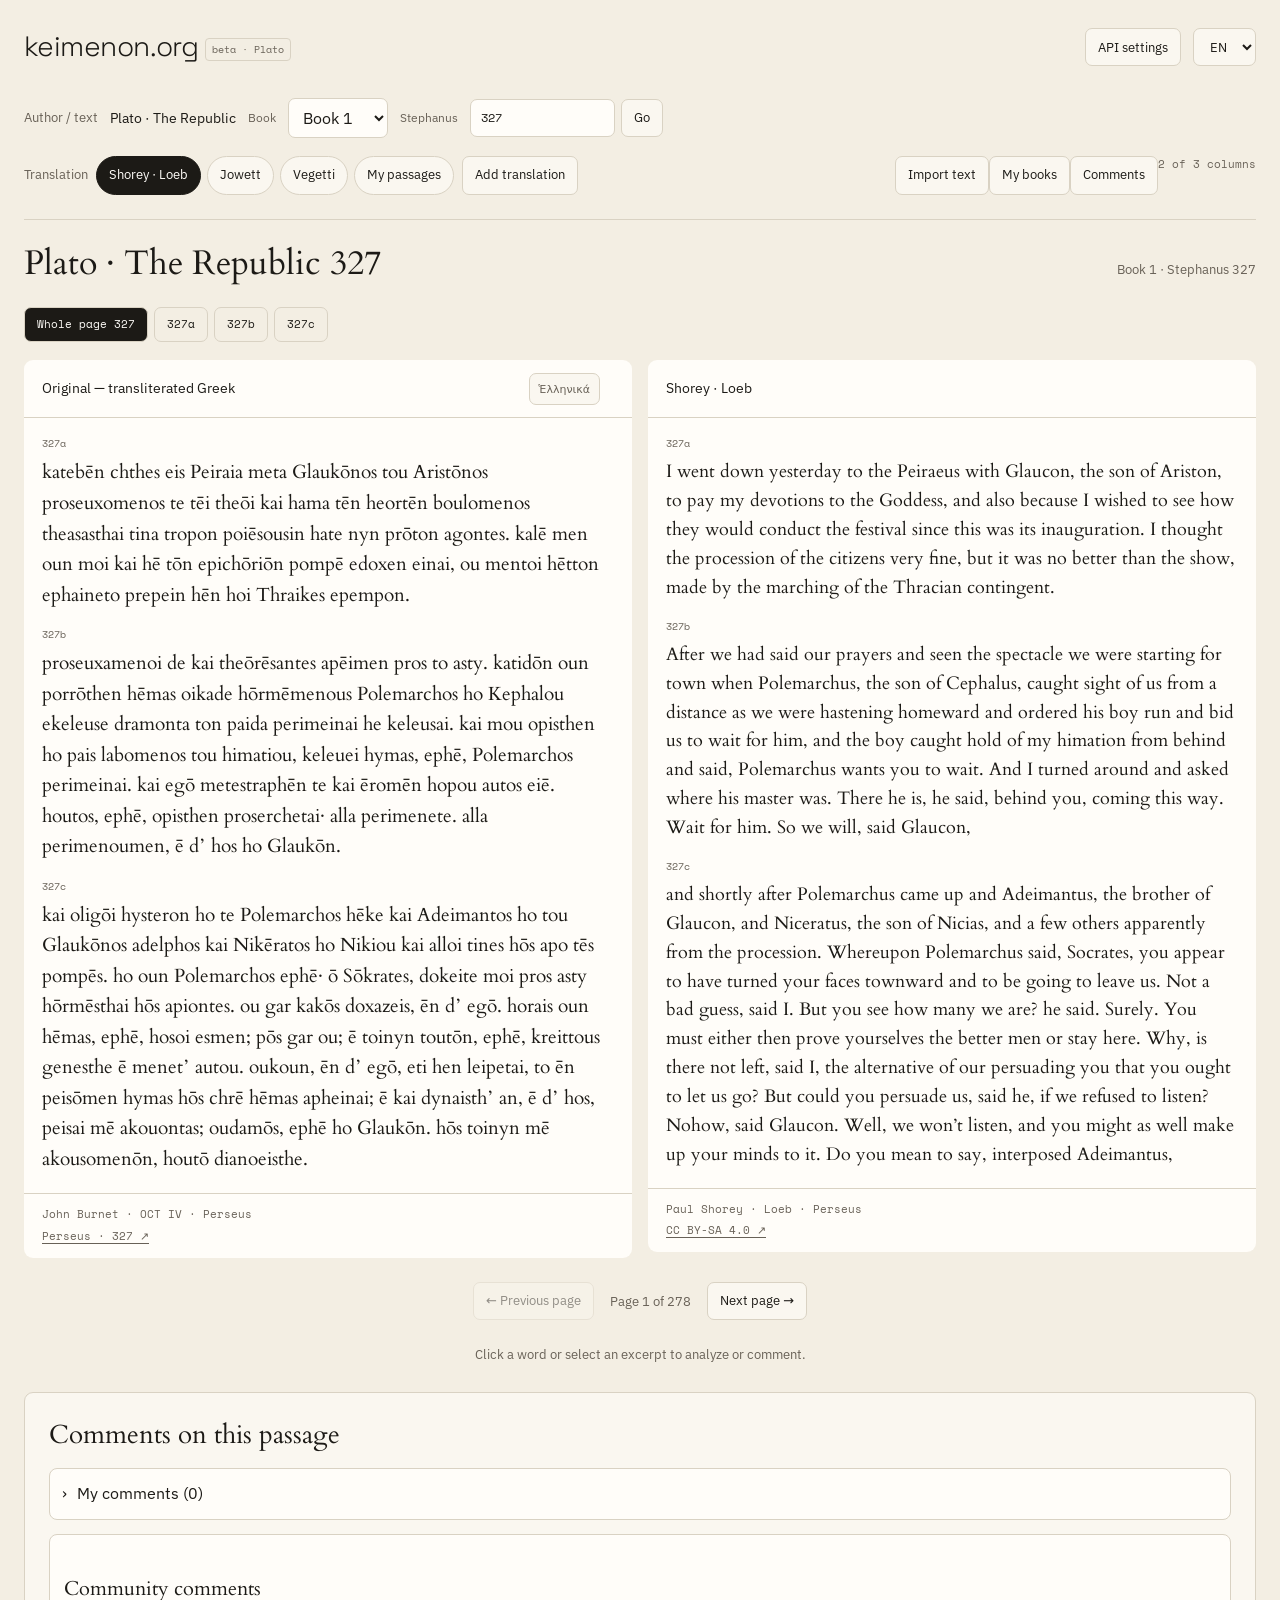
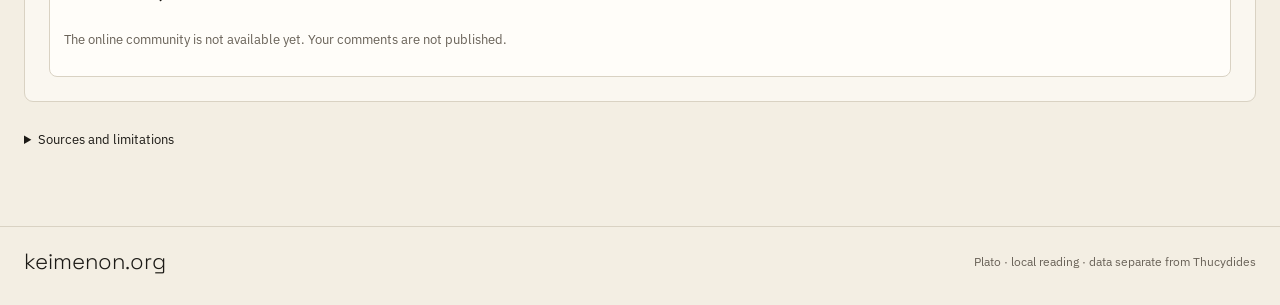
<file: platao/index.html>
<!doctype html>
<html lang="pt-BR"><head><meta charset="utf-8"><meta name="viewport" content="width=device-width,initial-scale=1">
<title>Keimenon.org · Platão · A República · v0.1.0</title>
<link rel="stylesheet" href="keimenon-design.css"><link rel="stylesheet" href="keimenon-reader.css">
</head><body class="reading work-reader">
<header><h1>keimenon.org <span class="betaflag">beta · Platão</span></h1><button id="cfgToggle" data-i18n="api"></button><button id="commentsBackBtn" data-i18n="back"></button><select id="uiLang" aria-label="Interface language"><option value="pt">PT</option><option value="en">EN</option><option value="it">IT</option></select></header>
<main class="wrap">
<section id="reader">
  <div id="editBar">
    <div class="reader-nav"><span class="reader-label" data-i18n="authorWork"></span><span id="readerWork" class="reader-work"></span><label for="bookSelect" data-i18n="book"></label><select id="bookSelect"></select><label for="refInput">Stephanus</label><form id="refForm"><input id="refInput" type="text" placeholder="327, 327a, 557a" aria-label="Stephanus"><button data-i18n="go"></button></form></div>
    <div class="reader-translations"><span class="reader-label" data-i18n="translation"></span><span class="srcpills"><button id="readSrc-shorey">Shorey · Loeb</button><button id="readSrc-jowett">Jowett</button><button id="readSrc-vegetti">Vegetti</button><button id="personalBtn" data-i18n="myPassages"></button></span><div class="translation-add"><button id="addTransBtn" data-i18n="addTranslation"></button><div id="secondPicker" class="second-picker"><button data-source="shorey">Shorey · Loeb</button><button data-source="jowett">Jowett</button><button data-source="vegetti">Vegetti</button></div></div></div>
    <div class="reader-tools"><button id="importBtn" data-i18n="import"></button><button id="booksBtn" data-i18n="books"></button><button id="notesBtn" data-i18n="comments"></button><span class="reader-count" id="columnCount"></span></div>
  </div>
  <p class="status" id="readerStatus" role="status" aria-live="polite"></p>
  <div class="passage-heading"><h2 id="passageTitle"></h2><p id="passageMeta"></p></div>
  <nav id="sectionNav" class="section-nav" aria-label="Stephanus"></nav>
  <div class="cols" id="compare">
    <article class="textcol"><div class="col-head"><h3 id="originalHead"></h3><button id="translitBtn"></button></div><div class="grk" id="origRender"></div><div class="column-provenance" id="origProvenance"></div></article>
    <article class="textcol"><div class="col-head"><h3 id="transHead"></h3><button class="remove-trans" id="removePrimaryTrans">×</button></div><div class="eng" id="transRender"></div><div class="column-provenance" id="transProvenance"></div></article>
    <article class="textcol" id="trans2Col" hidden><div class="col-head"><h3 id="trans2Head"></h3><button class="remove-trans" id="removeSecondTrans">×</button></div><div class="eng" id="trans2Render"></div><div class="column-provenance" id="trans2Provenance"></div></article>
  </div>
  <nav class="page-nav"><button id="prevPage" data-i18n="previous"></button><span id="pageCount" class="small"></span><button id="nextPage" data-i18n="next"></button></nav>
  <p class="small reading-help" data-i18n="selectHelp"></p>
  <section class="result" id="result" aria-labelledby="resultTitle"><button class="analysis-close" id="closeAnalysisBtn">×</button><div class="top"><h3 id="resultTitle" class="result-heading"></h3><span id="resultGloss" class="gloss"></span></div><div class="body"><div><p class="status" id="analysisStatus" role="status" aria-live="polite"></p><div id="analysisContent" hidden><h4 data-i18n="meaning"></h4><p id="meaning"></p><h4 data-i18n="choice"></h4><p id="choice"></p><h4 data-i18n="stakes"></h4><div class="stakes" id="stakes"></div><p class="small" data-i18n="aiWarning"></p></div><p><a id="dictionaryLink" target="_blank" rel="noopener noreferrer">Wiktionary ↗</a></p><button id="analyzeBtn" data-i18n="analyze"></button></div><div><div id="alternativesBox" hidden><h4 data-i18n="alternatives"></h4><table class="alternatives-table"><thead><tr><th data-i18n="source"></th><th data-i18n="wording"></th><th data-i18n="effect"></th></tr></thead><tbody id="alternatives"></tbody></table></div><div class="usernote"><h4 data-i18n="yourComment"></h4><textarea id="userNote" rows="5"></textarea><div class="notefoot"><span id="noteStatus" class="small" role="status"></span><button id="noteSaveBtn" data-i18n="saveComment"></button></div></div></div></div></section>
  <section class="passage-comments"><h3 data-i18n="passageComments"></h3><details class="comment-group" id="myPassageComments"><summary><span data-i18n="myComments"></span> <span id="commentsCount"></span></summary><div id="passageCommentsList" class="comment-group-body"></div></details><div class="community-comments"><h4 data-i18n="community"></h4><p class="small" data-i18n="communityPending"></p></div></section>
  <details class="source-notes"><summary data-i18n="sources"></summary><p class="small" data-i18n="sourcesInfo"></p><a href="SOURCES.md" data-i18n="sourceDetails"></a> · <a href="sources/GUTENBERG-LICENSE.txt">Project Gutenberg License</a> · <a href="https://creativecommons.org/licenses/by-sa/4.0/" target="_blank" rel="noopener noreferrer">CC BY-SA 4.0</a> · <a href="sources/PERSEUS-LICENSE-README.md">Perseus</a> · <a href="PERSEUS-MODIFICATIONS.md">Perseus · dataset</a></details>
</section>
<section class="card" id="notesPanel" hidden><h2 data-i18n="savedComments"></h2><p class="small" data-i18n="localNotes"></p><input id="noteSearch" type="search"><div class="note-actions"><button id="notesExport" data-i18n="exportNotes"></button><button id="notesImport" data-i18n="importNotes"></button><input id="notesFile" type="file" accept="application/json,.json" hidden></div><div id="notesList"></div></section>
</main>
<dialog id="apiDialog"><div class="dialog-head"><h2 data-i18n="api"></h2><button data-close="apiDialog" data-i18n="close"></button></div><p class="small" data-i18n="apiPrivacy"></p><label for="provider" data-i18n="provider"></label><select id="provider"><option value="openai">OpenAI</option><option value="anthropic">Anthropic</option><option value="openrouter">OpenRouter</option></select><label for="model" data-i18n="model"></label><input id="model" type="text" value="gpt-4o-mini"><label for="apikey" data-i18n="key"></label><input id="apikey" type="password" autocomplete="off" placeholder="sk-…"><button data-close="apiDialog" data-i18n="apply"></button></dialog>
<dialog id="importDialog"><div class="dialog-head"><h2 data-i18n="import"></h2><button data-close="importDialog" data-i18n="close"></button></div><p class="small" data-i18n="importHelp"></p><label for="importName" data-i18n="name"></label><input id="importName" type="text"><label for="importRef">Stephanus</label><input id="importRef" type="text" placeholder="557a"><label for="importText" data-i18n="excerpt"></label><textarea id="importText" rows="9"></textarea><p id="importStatus" class="status" role="status"></p><button id="importApply" data-i18n="saveCompare"></button></dialog>
<dialog id="personalDialog"><div class="dialog-head"><h2 data-i18n="myPassages"></h2><button data-close="personalDialog" data-i18n="close"></button></div><div id="personalList"></div></dialog>
<footer class="site-footer"><span class="brand">keimenon.org</span><span data-i18n="localFooter"></span></footer>
<script src="republic-data.js"></script><script src="keimenon-language.js"></script><script src="keimenon-books.js"></script><script src="keimenon-reader.js"></script>
</body></html>
</file>
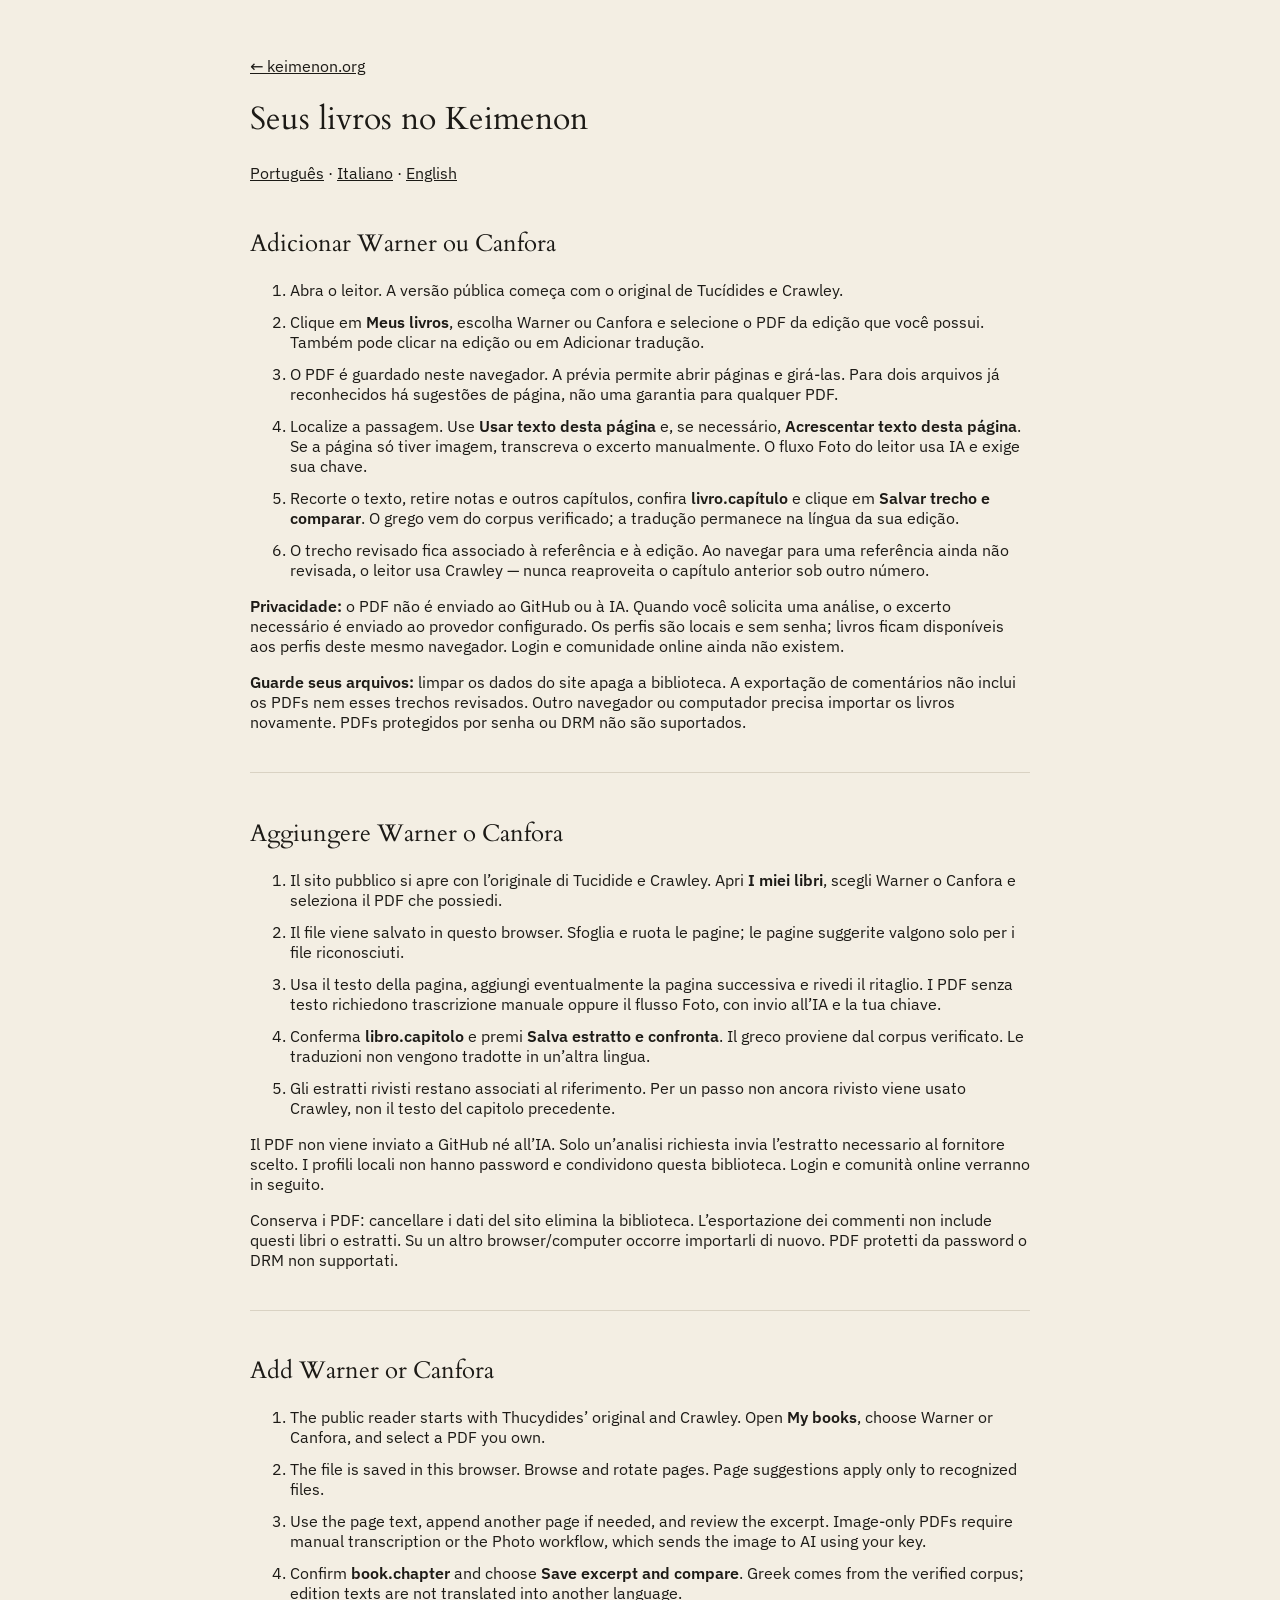
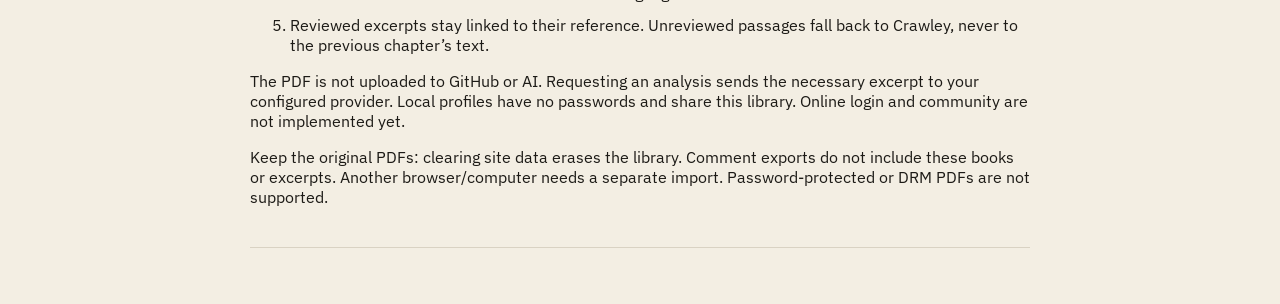
<file: guia.html>
<!doctype html>
<html lang="pt-BR"><head><meta charset="utf-8"><meta name="viewport" content="width=device-width,initial-scale=1"><title>Keimenon · guia dos livros locais</title><link rel="stylesheet" href="keimenon-design.css"><style>main{max-width:780px;margin:32px auto;padding:24px}h1,h2{font-family:Cardo,Georgia,serif;font-weight:400}section{padding:24px 0;border-bottom:1px solid var(--line)}a{color:inherit}li{margin:12px 0}</style></head><body><main>
<a href="./">← keimenon.org</a><h1>Seus livros no Keimenon</h1><nav><a href="#pt">Português</a> · <a href="#it">Italiano</a> · <a href="#en">English</a></nav>
<section id="pt" lang="pt-BR"><h2>Adicionar Warner ou Canfora</h2><ol><li>Abra o leitor. A versão pública começa com o original de Tucídides e Crawley.</li><li>Clique em <b>Meus livros</b>, escolha Warner ou Canfora e selecione o PDF da edição que você possui. Também pode clicar na edição ou em Adicionar tradução.</li><li>O PDF é guardado neste navegador. A prévia permite abrir páginas e girá-las. Para dois arquivos já reconhecidos há sugestões de página, não uma garantia para qualquer PDF.</li><li>Localize a passagem. Use <b>Usar texto desta página</b> e, se necessário, <b>Acrescentar texto desta página</b>. Se a página só tiver imagem, transcreva o excerto manualmente. O fluxo Foto do leitor usa IA e exige sua chave.</li><li>Recorte o texto, retire notas e outros capítulos, confira <b>livro.capítulo</b> e clique em <b>Salvar trecho e comparar</b>. O grego vem do corpus verificado; a tradução permanece na língua da sua edição.</li><li>O trecho revisado fica associado à referência e à edição. Ao navegar para uma referência ainda não revisada, o leitor usa Crawley — nunca reaproveita o capítulo anterior sob outro número.</li></ol><p><b>Privacidade:</b> o PDF não é enviado ao GitHub ou à IA. Quando você solicita uma análise, o excerto necessário é enviado ao provedor configurado. Os perfis são locais e sem senha; livros ficam disponíveis aos perfis deste mesmo navegador. Login e comunidade online ainda não existem.</p><p><b>Guarde seus arquivos:</b> limpar os dados do site apaga a biblioteca. A exportação de comentários não inclui os PDFs nem esses trechos revisados. Outro navegador ou computador precisa importar os livros novamente. PDFs protegidos por senha ou DRM não são suportados.</p></section>
<section id="it" lang="it"><h2>Aggiungere Warner o Canfora</h2><ol><li>Il sito pubblico si apre con l’originale di Tucidide e Crawley. Apri <b>I miei libri</b>, scegli Warner o Canfora e seleziona il PDF che possiedi.</li><li>Il file viene salvato in questo browser. Sfoglia e ruota le pagine; le pagine suggerite valgono solo per i file riconosciuti.</li><li>Usa il testo della pagina, aggiungi eventualmente la pagina successiva e rivedi il ritaglio. I PDF senza testo richiedono trascrizione manuale oppure il flusso Foto, con invio all’IA e la tua chiave.</li><li>Conferma <b>libro.capitolo</b> e premi <b>Salva estratto e confronta</b>. Il greco proviene dal corpus verificato. Le traduzioni non vengono tradotte in un’altra lingua.</li><li>Gli estratti rivisti restano associati al riferimento. Per un passo non ancora rivisto viene usato Crawley, non il testo del capitolo precedente.</li></ol><p>Il PDF non viene inviato a GitHub né all’IA. Solo un’analisi richiesta invia l’estratto necessario al fornitore scelto. I profili locali non hanno password e condividono questa biblioteca. Login e comunità online verranno in seguito.</p><p>Conserva i PDF: cancellare i dati del sito elimina la biblioteca. L’esportazione dei commenti non include questi libri o estratti. Su un altro browser/computer occorre importarli di nuovo. PDF protetti da password o DRM non supportati.</p></section>
<section id="en" lang="en"><h2>Add Warner or Canfora</h2><ol><li>The public reader starts with Thucydides’ original and Crawley. Open <b>My books</b>, choose Warner or Canfora, and select a PDF you own.</li><li>The file is saved in this browser. Browse and rotate pages. Page suggestions apply only to recognized files.</li><li>Use the page text, append another page if needed, and review the excerpt. Image-only PDFs require manual transcription or the Photo workflow, which sends the image to AI using your key.</li><li>Confirm <b>book.chapter</b> and choose <b>Save excerpt and compare</b>. Greek comes from the verified corpus; edition texts are not translated into another language.</li><li>Reviewed excerpts stay linked to their reference. Unreviewed passages fall back to Crawley, never to the previous chapter’s text.</li></ol><p>The PDF is not uploaded to GitHub or AI. Requesting an analysis sends the necessary excerpt to your configured provider. Local profiles have no passwords and share this library. Online login and community are not implemented yet.</p><p>Keep the original PDFs: clearing site data erases the library. Comment exports do not include these books or excerpts. Another browser/computer needs a separate import. Password-protected or DRM PDFs are not supported.</p></section>
</main></body></html>
</file>
<file: platao/keimenon-design.css>
/* Bira editorial direction, adapted to the functional local reader (v0.7).
   Loaded after legacy styles; no corpus, state, storage or API behavior here. */
@font-face{font-family:'Space Grotesk';src:url('assets/fonts/space-grotesk-latin-300-normal.woff2') format('woff2');font-weight:300;font-display:swap}
@font-face{font-family:'Space Mono';src:url('assets/fonts/space-mono-latin-400-normal.woff2') format('woff2');font-weight:400;font-display:swap}
@font-face{font-family:Cardo;src:url('assets/fonts/cardo-latin-400-normal.woff2') format('woff2');font-weight:400;font-display:swap}
@font-face{font-family:Cardo;src:url('assets/fonts/cardo-latin-ext-400-normal.woff2') format('woff2');font-weight:400;font-display:swap;unicode-range:U+0100-024F,U+1E00-1EFF}
@font-face{font-family:Cardo;src:url('assets/fonts/cardo-greek-400-normal.woff2') format('woff2');font-weight:400;font-display:swap;unicode-range:U+0370-03FF}
@font-face{font-family:Cardo;src:url('assets/fonts/cardo-greek-ext-400-normal.woff2') format('woff2');font-weight:400;font-display:swap;unicode-range:U+1F00-1FFF}
@font-face{font-family:'IBM Plex Sans';src:url('assets/fonts/ibm-plex-sans-latin-400-normal.woff2') format('woff2');font-weight:400;font-display:swap}
@font-face{font-family:'IBM Plex Sans';src:url('assets/fonts/ibm-plex-sans-latin-500-normal.woff2') format('woff2');font-weight:500;font-display:swap}
@font-face{font-family:'IBM Plex Sans';src:url('assets/fonts/ibm-plex-sans-latin-600-normal.woff2') format('woff2');font-weight:600;font-display:swap}
:root{--bg:#f3eee3;--panel:#fffdf9;--paper-2:#faf7f0;--ink:#1c1a16;--muted:#686157;--line:#d9d2c3;--accent:#5e5950;--accent-soft:#faf7f0;--hl:#f5e28a;--mark-ink:#5a4a00;--f-ui:'IBM Plex Sans',system-ui,sans-serif;--f-read:Cardo,Georgia,serif;--f-mono:'Space Mono',monospace}
body,body:not(.reading){background:var(--bg);font-family:var(--f-ui);color:var(--ink)}
header,body:not(.reading) header{max-width:1288px;margin:auto;padding:28px 24px;height:auto;border:0;background:transparent;gap:12px}
header h1,body:not(.reading) header h1{font:300 28px/1.2 'Space Grotesk',sans-serif;letter-spacing:-.02em;min-width:0}
header .betaflag,body:not(.reading) header .betaflag{font:400 10px var(--f-mono);letter-spacing:0;text-transform:none;padding:3px 6px;border:1px solid var(--line);border-radius:4px;vertical-align:middle;background:transparent;color:var(--muted)}
header button,header select,body:not(.reading) header button,body:not(.reading) header select{font:400 13px var(--f-ui);min-height:38px;border:1px solid var(--line);border-radius:7px;background:var(--paper-2);color:var(--ink);padding:8px 12px;width:auto}
button,button.ghost{font-family:var(--f-ui);font-weight:500;border:1px solid var(--line);background:var(--paper-2);color:var(--ink);border-radius:7px;transition:background .15s,border-color .15s}
button:hover{filter:none;border-color:#8f887b;background:var(--panel)}
button:focus-visible,select:focus-visible,input:focus-visible,textarea:focus-visible,summary:focus-visible{outline:2px solid var(--ink);outline-offset:3px}
input[type=text],input[type=password],textarea,select{background:var(--panel);color:var(--ink)}
.wrap,body.reading .wrap{max-width:1288px;padding:4px 24px 48px;margin:auto}
body:not(.reading) .wrap{padding-top:28px}
body.comments-page .wrap{max-width:1000px}
.small,.keynote{font-size:12.5px}
.card{background:var(--paper-2);border-radius:9px;box-shadow:none}
.card h2,.setup-intro h2{font:400 28px/1.2 var(--f-read);letter-spacing:0;text-transform:none;color:var(--ink)}
body.reading #editBar{display:grid;grid-template-columns:minmax(0,1fr) auto;gap:18px 16px;align-items:center;padding:0 0 24px;margin:0 0 24px;border-bottom:1px solid var(--line)}
.reader-nav{grid-column:1/-1;justify-content:flex-start;align-items:center;gap:12px;flex-wrap:wrap}
.reader-label{font-size:13px;font-weight:400;color:var(--muted);flex-shrink:0}
.reader-work{font-size:14px;overflow:hidden;text-overflow:ellipsis;white-space:nowrap;max-width:380px}
.reader-nav #editBtn{min-width:110px;font:400 12px var(--f-mono);background:var(--paper-2);color:var(--ink);border:1px solid var(--line)}
.reader-nav .jump-box{left:auto;right:0}
.reader-translations{grid-column:1;justify-self:stretch;align-items:center;flex-wrap:wrap;gap:8px}
.reader-translations .srcpills{display:flex;flex-wrap:wrap;gap:6px;background:transparent;border:0;padding:0;flex:0 1 auto}
.reader-translations .srcpills button{border:1px solid var(--line);border-radius:99px;font-weight:400;background:var(--paper-2);padding:7px 12px}
.reader-translations .srcpills button.on,.srcpills button.on,.tabs button.on,.ocorr .filtros button.on{background:var(--ink);color:var(--panel);border-color:var(--ink);box-shadow:none}
.reader-translations #addTransBtn{border-color:var(--line);color:var(--ink)}
.reader-tools{grid-column:2;grid-row:2;justify-content:flex-end;display:flex;width:auto}
.reader-tools button{background:var(--paper-2);color:var(--ink);border:1px solid var(--line)}
#editBar button{min-height:38px;font-size:13px;padding:8px 12px}
#editBar .reader-count{font:400 11px var(--f-mono);color:var(--muted);white-space:nowrap}
#editBar #selPill{font-size:12px;margin:0;color:var(--muted)}
#editBar #selPill b{color:var(--ink);font-family:var(--f-read)}
.reader-translations .second-picker{top:calc(100% + 7px);left:0;right:auto;box-shadow:0 8px 28px #1c1a1612}
.passage-heading{display:flex;justify-content:space-between;align-items:baseline;gap:12px 24px;flex-wrap:wrap;margin:0 0 24px}
.passage-heading h2{font:400 34px/1.15 var(--f-read);margin:0;color:var(--ink)}
.passage-heading p{font:400 13px/1.5 var(--f-ui);color:var(--muted);margin:0;max-width:56ch}
.cols,.cols.three{gap:16px;align-items:start;grid-template-columns:repeat(2,minmax(0,1fr))}
.cols.three{grid-template-columns:repeat(3,minmax(0,1fr))}
.cols.three .textcol:first-child{grid-column:auto}
.cols .textcol{padding:0;border-radius:9px;min-width:0;background:var(--panel)}
.textcol .col-head{padding:12px 32px 12px 18px;border-bottom:1px solid var(--line);margin:0;min-height:58px;gap:10px}
.textcol h3{font:400 14px/1.4 var(--f-ui);text-transform:none;letter-spacing:0;color:var(--ink);overflow-wrap:anywhere}
.textcol .col-head #translitBtn{font:400 11px var(--f-ui);min-height:32px;padding:6px 9px;color:var(--muted);flex-shrink:0}
.cols .grk,.cols.three .grk{font:400 18.5px/1.65 var(--f-read);padding:18px}
.cols .eng,.cols.three .eng{font:400 17.5px/1.65 var(--f-read);padding:18px}
.column-provenance{padding:12px 18px;border-top:1px solid var(--line);font:400 11px/1.6 var(--f-mono);color:var(--muted);overflow-wrap:anywhere}
.column-provenance a{display:inline-block;color:inherit;margin-top:4px;text-underline-offset:3px}
.w.key{border-bottom:1px dotted #8f887b}.w.corr{border-bottom:1px solid var(--mark-ink)}.w.sel,.w.corr{background:var(--hl);color:var(--mark-ink)}
.result{position:relative;background:var(--paper-2);border-color:var(--line);border-radius:9px;margin-top:28px}
.result .top{background:transparent;color:var(--ink);padding:22px 40px 18px 24px;border-bottom:1px solid var(--line);gap:8px 16px}
.result .top .result-heading{margin:0;font:400 26px/1.3 var(--f-read)}
.result .top .lemma{font:inherit}.result .top .gloss{color:var(--muted);font-size:13px}
.result .top .ren,.result .top .ren b{color:var(--muted);font-size:13px;font-weight:400}
.result .body{padding:24px;gap:28px;grid-template-columns:minmax(0,1fr) minmax(0,1fr)}
.result h4{font:500 14px/1.4 var(--f-ui);text-transform:none;letter-spacing:0;color:var(--ink);margin:20px 0 8px}
.result p{font-size:14px;line-height:1.7}.result .stakes{background:transparent;border-left:3px solid var(--hl);border-radius:0;padding:8px 14px;font-size:14px;line-height:1.7}
.result .usernote{margin-top:24px;padding-top:18px;border-top:1px solid var(--line)}
.result .usernote h4{font:400 20px var(--f-read);margin:0 0 8px}
.result .usernote textarea{background:var(--panel)}
.analysis-close{position:absolute;top:7px;right:7px;border:0;background:transparent;color:var(--muted);padding:4px 8px;font-size:18px}
.alternatives-table{width:100%;border-collapse:collapse;table-layout:fixed;font-size:13px}
.alternatives-table th{text-align:left;font:500 12px var(--f-ui);color:var(--muted);padding:8px 8px 10px 0;border-bottom:1px solid var(--line)}
.alternatives-table td{padding:12px 10px 12px 0;vertical-align:top;border-bottom:1px solid var(--line);overflow-wrap:anywhere;line-height:1.6}
.alternatives-table th:first-child{width:29%}.alternatives-table th:nth-child(2){width:30%}
.alternatives-table .alternative-source{font:400 11px/1.6 var(--f-mono);color:var(--muted)}
.alternatives-table .alternative-term{font:400 17px/1.5 var(--f-read)}
.alternatives-table .hypothesis .alternative-source{font-family:var(--f-ui);font-size:12px}
.lexblock,.ocorr{border-radius:9px;background:var(--paper-2);border:1px solid var(--line);padding:20px 24px;margin-top:24px}
.lexblock h4,.ocorr summary{font:400 20px/1.4 var(--f-read);letter-spacing:0;text-transform:none;color:var(--ink)}
.lexblock p,.lexblock li{font-size:14px;line-height:1.65}
.lexblock .lex-w{font-family:var(--f-read)}
.passage-comments{padding:24px;background:var(--paper-2);border:1px solid var(--line);border-radius:9px;margin-top:28px}
.passage-comments h3{font:400 26px var(--f-read);letter-spacing:0;text-transform:none;color:var(--ink);margin-bottom:18px}
.comment-group{background:var(--panel)}.community-comments{background:var(--panel);border-color:var(--line)}
.community-comments h4{font:400 20px var(--f-read);text-transform:none;letter-spacing:0;color:var(--ink)}
.passage-comment b{font:400 19px var(--f-read)}
.noteitem{background:var(--panel);margin-top:8px;border:1px solid var(--line);border-radius:8px}
body.comments-page header #commentsBackBtn,body.comments-page header #uiLang{background:var(--paper-2);color:var(--ink);border:1px solid var(--line)}
.page-nav{margin:24px 0!important}
.site-footer{max-width:1288px;margin:0 auto;padding:20px 24px 30px;display:flex;align-items:center;justify-content:space-between;gap:12px;flex-wrap:wrap;border-top:1px solid var(--line);color:var(--muted);font-size:12px}
.site-footer .brand{font:300 22px 'Space Grotesk',sans-serif;color:var(--ink)}
@media(max-width:1100px){.reader-tools{grid-column:1/-1;grid-row:3;justify-content:flex-start}.reader-translations{grid-column:1/-1}.result .body{gap:20px}.cols.three{grid-template-columns:repeat(2,minmax(0,1fr))}.cols.three .textcol:first-child{grid-column:1/-1}}
@media(max-width:820px){.cols,.cols.three{grid-template-columns:minmax(0,1fr)}.cols.three .textcol:first-child{grid-column:auto}.result .body{grid-template-columns:minmax(0,1fr)}.reader-work{max-width:100%;white-space:normal}.reader-nav #editBtn{width:auto}.reader-nav .jump-box{left:0;right:auto}.reader-translations .srcpills{flex:1 1 auto}.reader-translations .translation-add{flex:0 0 auto}.reader-translations #addTransBtn{width:auto}.reader-tools{display:flex}.reader-count{margin-left:auto}.passage-heading h2{font-size:30px}.passage-heading p{max-width:100%}}
@media(max-width:600px){header,body:not(.reading) header{padding:20px 16px;flex-wrap:wrap}.wrap,body.reading .wrap,body:not(.reading) .wrap{padding-left:16px;padding-right:16px}.result .body,.passage-comments{padding:18px}.reader-label{width:100%}.reader-work{font-size:13px}.reader-translations .srcpills{width:100%}header h1{flex:1 1 100%}header>button{flex:0 1 auto}.alternatives-table .alternative-term{font-size:16px}}
/* Reviewed local PDF library, isolated from legacy setup styles. */
#bookLibrary{width:min(980px,calc(100% - 24px));max-height:92vh;overflow:auto;padding:24px;border:1px solid var(--line);border-radius:12px;background:var(--paper-2);color:var(--ink);font-family:var(--f-ui)}
#bookLibrary::backdrop{background:#1c1a1677}
.book-top{display:flex;align-items:center;justify-content:space-between;gap:12px}.book-top h2{font:400 28px var(--f-read);margin:0}
.book-actions{display:flex;gap:8px;align-items:center;flex-wrap:wrap;margin:14px 0}.book-actions>div{flex:1;min-width:200px}.book-actions input[type=file]{max-width:100%;font:inherit;font-size:13px}
#bookPage{width:70px;padding:8px;background:var(--panel);border:1px solid var(--line);border-radius:7px}#bookRef{max-width:180px;margin-bottom:12px}
.book-preview{background:var(--panel);max-height:55vh;overflow:auto;border:1px solid var(--line);text-align:center}.book-preview canvas{max-width:100%;height:auto;display:block;margin:auto}
#bookText{font:400 17px/1.6 var(--f-read)}#bookSave{background:var(--ink);color:var(--panel)}#bookRemove{font-size:12px;color:var(--muted)}
@media(max-width:600px){#bookLibrary{padding:16px}.book-top{align-items:flex-start}.book-top h2{font-size:25px}}
@media(prefers-reduced-motion:reduce){*,*::before,*::after{scroll-behavior:auto!important;transition:none!important}}
</file>
<file: platao/keimenon-reader.css>
/* Structural styles for the data-driven reader; editorial tokens/fonts live in keimenon-design.css. */
*{box-sizing:border-box}body{margin:0;line-height:1.6}header{display:flex;align-items:center;gap:12px;flex-wrap:wrap}header h1{flex:1;margin:0}button,input,select,textarea{font:inherit}button{cursor:pointer;padding:8px 12px;font-size:13px}button:disabled{opacity:.45;cursor:not-allowed}input,select,textarea{border:1px solid var(--line);border-radius:7px;padding:8px 10px;background:var(--panel);color:var(--ink)}label{display:block;font-size:12px;color:var(--muted)}textarea{width:100%;resize:vertical}a{color:var(--ink);text-underline-offset:3px}.small{color:var(--muted)}[hidden]{display:none!important}
#commentsBackBtn{display:none}body.comments-page #commentsBackBtn{display:block}body.comments-page #reader,body.comments-page #cfgToggle{display:none}
.reader-nav,.reader-translations,.reader-tools{display:flex}.reader-nav form{display:flex;gap:6px}.reader-nav #refInput{width:145px;font-family:var(--f-mono);font-size:12px}.reader-nav #bookSelect{width:100px}.reader-nav label{margin:0}.reader-translations .srcpills{margin:0}.reader-translations .translation-add{position:relative}.second-picker{display:none;position:absolute;z-index:4;padding:8px;border:1px solid var(--line);border-radius:8px;background:var(--panel);min-width:160px}.second-picker.open{display:grid;gap:6px}.reader-tools{flex-wrap:wrap}
.status{min-height:1em;font-size:13px;margin:8px 0}.status:empty{display:none}.status.err{color:#a12626}.status.ok{color:#27643b}
.section-nav{display:flex;gap:6px;flex-wrap:wrap;margin:0 0 18px}.section-nav button{font-family:var(--f-mono);font-size:11px;background:transparent}.section-nav button.on{background:var(--ink);color:var(--panel)}
.cols{display:grid}.cols .textcol{position:relative}.textcol .col-head{display:flex;align-items:center;justify-content:space-between}.col-head h3{margin:0}.part{margin:0 0 16px}.part:last-child{margin-bottom:0}.part-ref{display:block;font:400 10px var(--f-mono);color:var(--muted);margin:0 0 7px;user-select:none}.w{cursor:pointer;border-radius:3px}.w:hover{background:var(--hl)}.w:focus-visible{outline:1px solid var(--ink);outline-offset:2px}.w.sel{background:var(--hl);box-shadow:0 0 0 2px var(--hl);color:var(--mark-ink)}.w.corr{background:var(--hl)}
.remove-trans{display:none;position:absolute;right:5px;top:4px;width:24px;height:24px;min-height:24px;padding:0;border:0;background:transparent;color:#aaa49b;font:15px Arial;opacity:0}.three .remove-trans{display:block}.textcol:hover .remove-trans,.remove-trans:focus-visible{opacity:1}.remove-trans:hover{background:#f1efeb;color:#77716a}
.page-nav{display:flex;align-items:center;justify-content:center;gap:16px;flex-wrap:wrap}.reading-help{text-align:center}.result{display:none;border:1px solid var(--line);overflow:hidden}.result .top{display:flex;align-items:baseline;flex-wrap:wrap}.result .body{display:grid}.result h3,.result p{overflow-wrap:anywhere}.result .usernote{margin-top:0}.result .notefoot{display:flex;justify-content:space-between;gap:8px;flex-wrap:wrap}.result .stakes{white-space:pre-wrap}.result #dictionaryLink[hidden]{display:none}
.passage-comments h3{margin:0 0 16px}.comment-group{border:1px solid var(--line);border-radius:8px}.comment-group summary{cursor:pointer;list-style:none;padding:12px}.comment-group summary:before{content:'›';display:inline-block;margin-right:10px}.comment-group[open] summary:before{transform:rotate(90deg)}.comment-group-body{padding:0 14px 12px}.comment-entry{border-bottom:1px solid var(--line);padding:12px 0;white-space:pre-wrap;overflow-wrap:anywhere}.comment-entry:last-child{border-bottom:0}.comment-entry button{margin:6px 6px 0 0}.comment-entry strong{font-family:var(--f-read);font-weight:400;font-size:19px}.community-comments{margin-top:14px;border:1px solid var(--line);border-radius:8px;padding:14px}.source-notes{margin:28px 0;font-size:13px}.source-notes summary{cursor:pointer}.card{padding:24px;border:1px solid var(--line);background:var(--paper-2);border-radius:9px}.card h2{margin-top:0}.note-actions{display:flex;gap:8px;margin:14px 0}.note-actions input[hidden]{display:none}
dialog{width:min(640px,calc(100% - 24px));max-height:90vh;overflow:auto;padding:24px;border:1px solid var(--line);border-radius:12px;background:var(--paper-2);color:var(--ink)}dialog::backdrop{background:#1c1a1677}.dialog-head{display:flex;gap:14px;justify-content:space-between;align-items:center}.dialog-head h2{font:400 28px var(--f-read);margin:0}.dialog-head button{flex-shrink:0}dialog>label{margin:12px 0 4px}dialog>input,dialog>select{width:100%}dialog>button{margin-top:18px}.passage-option{display:block;width:100%;text-align:left;margin:8px 0}.passage-option span{display:block;font-size:12px;color:var(--muted)}
@media(max-width:600px){.reader-nav .reader-work{width:100%;max-width:100%}.reader-nav{gap:8px}.reader-nav label{font-size:11px}.reader-nav #bookSelect{width:80px}.reader-tools{gap:6px}.reader-translations .srcpills{width:auto}.reader-count{margin-left:0}.section-nav{gap:4px}.page-nav{gap:8px}.page-nav button{padding:8px}.cols .grk,.cols .eng{padding:16px}.result .top{padding:18px 36px 16px 18px}}
</file>
<file: keimenon-design.css>
/* Bira editorial direction, adapted to the functional local reader (v0.7).
   Loaded after legacy styles; no corpus, state, storage or API behavior here. */
@font-face{font-family:'Space Grotesk';src:url('assets/fonts/space-grotesk-latin-300-normal.woff2') format('woff2');font-weight:300;font-display:swap}
@font-face{font-family:'Space Mono';src:url('assets/fonts/space-mono-latin-400-normal.woff2') format('woff2');font-weight:400;font-display:swap}
@font-face{font-family:Cardo;src:url('assets/fonts/cardo-latin-400-normal.woff2') format('woff2');font-weight:400;font-display:swap}
@font-face{font-family:Cardo;src:url('assets/fonts/cardo-latin-ext-400-normal.woff2') format('woff2');font-weight:400;font-display:swap;unicode-range:U+0100-024F,U+1E00-1EFF}
@font-face{font-family:Cardo;src:url('assets/fonts/cardo-greek-400-normal.woff2') format('woff2');font-weight:400;font-display:swap;unicode-range:U+0370-03FF}
@font-face{font-family:Cardo;src:url('assets/fonts/cardo-greek-ext-400-normal.woff2') format('woff2');font-weight:400;font-display:swap;unicode-range:U+1F00-1FFF}
@font-face{font-family:'IBM Plex Sans';src:url('assets/fonts/ibm-plex-sans-latin-400-normal.woff2') format('woff2');font-weight:400;font-display:swap}
@font-face{font-family:'IBM Plex Sans';src:url('assets/fonts/ibm-plex-sans-latin-500-normal.woff2') format('woff2');font-weight:500;font-display:swap}
@font-face{font-family:'IBM Plex Sans';src:url('assets/fonts/ibm-plex-sans-latin-600-normal.woff2') format('woff2');font-weight:600;font-display:swap}
:root{--bg:#f3eee3;--panel:#fffdf9;--paper-2:#faf7f0;--ink:#1c1a16;--muted:#686157;--line:#d9d2c3;--accent:#5e5950;--accent-soft:#faf7f0;--hl:#f5e28a;--mark-ink:#5a4a00;--f-ui:'IBM Plex Sans',system-ui,sans-serif;--f-read:Cardo,Georgia,serif;--f-mono:'Space Mono',monospace}
body,body:not(.reading){background:var(--bg);font-family:var(--f-ui);color:var(--ink)}
header,body:not(.reading) header{max-width:1288px;margin:auto;padding:28px 24px;height:auto;border:0;background:transparent;gap:12px}
header h1,body:not(.reading) header h1{font:300 28px/1.2 'Space Grotesk',sans-serif;letter-spacing:-.02em;min-width:0}
header .betaflag,body:not(.reading) header .betaflag{font:400 10px var(--f-mono);letter-spacing:0;text-transform:none;padding:3px 6px;border:1px solid var(--line);border-radius:4px;vertical-align:middle;background:transparent;color:var(--muted)}
header button,header select,body:not(.reading) header button,body:not(.reading) header select{font:400 13px var(--f-ui);min-height:38px;border:1px solid var(--line);border-radius:7px;background:var(--paper-2);color:var(--ink);padding:8px 12px;width:auto}
button,button.ghost{font-family:var(--f-ui);font-weight:500;border:1px solid var(--line);background:var(--paper-2);color:var(--ink);border-radius:7px;transition:background .15s,border-color .15s}
button:hover{filter:none;border-color:#8f887b;background:var(--panel)}
button:focus-visible,select:focus-visible,input:focus-visible,textarea:focus-visible,summary:focus-visible{outline:2px solid var(--ink);outline-offset:3px}
input[type=text],input[type=password],textarea,select{background:var(--panel);color:var(--ink)}
.wrap,body.reading .wrap{max-width:1288px;padding:4px 24px 48px;margin:auto}
body:not(.reading) .wrap{padding-top:28px}
body.comments-page .wrap{max-width:1000px}
.small,.keynote{font-size:12.5px}
.card{background:var(--paper-2);border-radius:9px;box-shadow:none}
.card h2,.setup-intro h2{font:400 28px/1.2 var(--f-read);letter-spacing:0;text-transform:none;color:var(--ink)}
body.reading #editBar{display:grid;grid-template-columns:minmax(0,1fr) auto;gap:18px 16px;align-items:center;padding:0 0 24px;margin:0 0 24px;border-bottom:1px solid var(--line)}
.reader-nav{grid-column:1/-1;justify-content:flex-start;align-items:center;gap:12px;flex-wrap:wrap}
.reader-label{font-size:13px;font-weight:400;color:var(--muted);flex-shrink:0}
.reader-work{font-size:14px;overflow:hidden;text-overflow:ellipsis;white-space:nowrap;max-width:380px}
.reader-nav #editBtn{min-width:110px;font:400 12px var(--f-mono);background:var(--paper-2);color:var(--ink);border:1px solid var(--line)}
.reader-nav .jump-box{left:auto;right:0}
.reader-translations{grid-column:1;justify-self:stretch;align-items:center;flex-wrap:wrap;gap:8px}
.reader-translations .srcpills{display:flex;flex-wrap:wrap;gap:6px;background:transparent;border:0;padding:0;flex:0 1 auto}
.reader-translations .srcpills button{border:1px solid var(--line);border-radius:99px;font-weight:400;background:var(--paper-2);padding:7px 12px}
.reader-translations .srcpills button.on,.srcpills button.on,.tabs button.on,.ocorr .filtros button.on{background:var(--ink);color:var(--panel);border-color:var(--ink);box-shadow:none}
.reader-translations #addTransBtn{border-color:var(--line);color:var(--ink)}
.reader-tools{grid-column:2;grid-row:2;justify-content:flex-end;display:flex;width:auto}
.reader-tools button{background:var(--paper-2);color:var(--ink);border:1px solid var(--line)}
#editBar button{min-height:38px;font-size:13px;padding:8px 12px}
#editBar .reader-count{font:400 11px var(--f-mono);color:var(--muted);white-space:nowrap}
#editBar #selPill{font-size:12px;margin:0;color:var(--muted)}
#editBar #selPill b{color:var(--ink);font-family:var(--f-read)}
.reader-translations .second-picker{top:calc(100% + 7px);left:0;right:auto;box-shadow:0 8px 28px #1c1a1612}
.passage-heading{display:flex;justify-content:space-between;align-items:baseline;gap:12px 24px;flex-wrap:wrap;margin:0 0 24px}
.passage-heading h2{font:400 34px/1.15 var(--f-read);margin:0;color:var(--ink)}
.passage-heading p{font:400 13px/1.5 var(--f-ui);color:var(--muted);margin:0;max-width:56ch}
.cols,.cols.three{gap:16px;align-items:start;grid-template-columns:repeat(2,minmax(0,1fr))}
.cols.three{grid-template-columns:repeat(3,minmax(0,1fr))}
.cols.three .textcol:first-child{grid-column:auto}
.cols .textcol{padding:0;border-radius:9px;min-width:0;background:var(--panel)}
.textcol .col-head{padding:12px 32px 12px 18px;border-bottom:1px solid var(--line);margin:0;min-height:58px;gap:10px}
.textcol h3{font:400 14px/1.4 var(--f-ui);text-transform:none;letter-spacing:0;color:var(--ink);overflow-wrap:anywhere}
.textcol .col-head #translitBtn{font:400 11px var(--f-ui);min-height:32px;padding:6px 9px;color:var(--muted);flex-shrink:0}
.cols .grk,.cols.three .grk{font:400 18.5px/1.65 var(--f-read);padding:18px}
.cols .eng,.cols.three .eng{font:400 17.5px/1.65 var(--f-read);padding:18px}
.column-provenance{padding:12px 18px;border-top:1px solid var(--line);font:400 11px/1.6 var(--f-mono);color:var(--muted);overflow-wrap:anywhere}
.column-provenance a{display:inline-block;color:inherit;margin-top:4px;text-underline-offset:3px}
.w.key{border-bottom:1px dotted #8f887b}.w.corr{border-bottom:1px solid var(--mark-ink)}.w.sel,.w.corr{background:var(--hl);color:var(--mark-ink)}
.result{position:relative;background:var(--paper-2);border-color:var(--line);border-radius:9px;margin-top:28px}
.result .top{background:transparent;color:var(--ink);padding:22px 40px 18px 24px;border-bottom:1px solid var(--line);gap:8px 16px}
.result .top .result-heading{margin:0;font:400 26px/1.3 var(--f-read)}
.result .top .lemma{font:inherit}.result .top .gloss{color:var(--muted);font-size:13px}
.result .top .ren,.result .top .ren b{color:var(--muted);font-size:13px;font-weight:400}
.result .body{padding:24px;gap:28px;grid-template-columns:minmax(0,1fr) minmax(0,1fr)}
.result h4{font:500 14px/1.4 var(--f-ui);text-transform:none;letter-spacing:0;color:var(--ink);margin:20px 0 8px}
.result p{font-size:14px;line-height:1.7}.result .stakes{background:transparent;border-left:3px solid var(--hl);border-radius:0;padding:8px 14px;font-size:14px;line-height:1.7}
.result .usernote{margin-top:24px;padding-top:18px;border-top:1px solid var(--line)}
.result .usernote h4{font:400 20px var(--f-read);margin:0 0 8px}
.result .usernote textarea{background:var(--panel)}
.analysis-close{position:absolute;top:7px;right:7px;border:0;background:transparent;color:var(--muted);padding:4px 8px;font-size:18px}
.alternatives-table{width:100%;border-collapse:collapse;table-layout:fixed;font-size:13px}
.alternatives-table th{text-align:left;font:500 12px var(--f-ui);color:var(--muted);padding:8px 8px 10px 0;border-bottom:1px solid var(--line)}
.alternatives-table td{padding:12px 10px 12px 0;vertical-align:top;border-bottom:1px solid var(--line);overflow-wrap:anywhere;line-height:1.6}
.alternatives-table th:first-child{width:29%}.alternatives-table th:nth-child(2){width:30%}
.alternatives-table .alternative-source{font:400 11px/1.6 var(--f-mono);color:var(--muted)}
.alternatives-table .alternative-term{font:400 17px/1.5 var(--f-read)}
.alternatives-table .hypothesis .alternative-source{font-family:var(--f-ui);font-size:12px}
.lexblock,.ocorr{border-radius:9px;background:var(--paper-2);border:1px solid var(--line);padding:20px 24px;margin-top:24px}
.lexblock h4,.ocorr summary{font:400 20px/1.4 var(--f-read);letter-spacing:0;text-transform:none;color:var(--ink)}
.lexblock p,.lexblock li{font-size:14px;line-height:1.65}
.lexblock .lex-w{font-family:var(--f-read)}
.passage-comments{padding:24px;background:var(--paper-2);border:1px solid var(--line);border-radius:9px;margin-top:28px}
.passage-comments h3{font:400 26px var(--f-read);letter-spacing:0;text-transform:none;color:var(--ink);margin-bottom:18px}
.comment-group{background:var(--panel)}.community-comments{background:var(--panel);border-color:var(--line)}
.community-comments h4{font:400 20px var(--f-read);text-transform:none;letter-spacing:0;color:var(--ink)}
.passage-comment b{font:400 19px var(--f-read)}
.noteitem{background:var(--panel);margin-top:8px;border:1px solid var(--line);border-radius:8px}
body.comments-page header #commentsBackBtn,body.comments-page header #uiLang{background:var(--paper-2);color:var(--ink);border:1px solid var(--line)}
.page-nav{margin:24px 0!important}
.site-footer{max-width:1288px;margin:0 auto;padding:20px 24px 30px;display:flex;align-items:center;justify-content:space-between;gap:12px;flex-wrap:wrap;border-top:1px solid var(--line);color:var(--muted);font-size:12px}
.site-footer .brand{font:300 22px 'Space Grotesk',sans-serif;color:var(--ink)}
@media(max-width:1100px){.reader-tools{grid-column:1/-1;grid-row:3;justify-content:flex-start}.reader-translations{grid-column:1/-1}.result .body{gap:20px}.cols.three{grid-template-columns:repeat(2,minmax(0,1fr))}.cols.three .textcol:first-child{grid-column:1/-1}}
@media(max-width:820px){.cols,.cols.three{grid-template-columns:minmax(0,1fr)}.cols.three .textcol:first-child{grid-column:auto}.result .body{grid-template-columns:minmax(0,1fr)}.reader-work{max-width:100%;white-space:normal}.reader-nav #editBtn{width:auto}.reader-nav .jump-box{left:0;right:auto}.reader-translations .srcpills{flex:1 1 auto}.reader-translations .translation-add{flex:0 0 auto}.reader-translations #addTransBtn{width:auto}.reader-tools{display:flex}.reader-count{margin-left:auto}.passage-heading h2{font-size:30px}.passage-heading p{max-width:100%}}
@media(max-width:600px){header,body:not(.reading) header{padding:20px 16px;flex-wrap:wrap}.wrap,body.reading .wrap,body:not(.reading) .wrap{padding-left:16px;padding-right:16px}.result .body,.passage-comments{padding:18px}.reader-label{width:100%}.reader-work{font-size:13px}.reader-translations .srcpills{width:100%}header h1{flex:1 1 100%}header>button{flex:0 1 auto}.alternatives-table .alternative-term{font-size:16px}}
/* Reviewed local PDF library, isolated from legacy setup styles. */
#bookLibrary{width:min(980px,calc(100% - 24px));max-height:92vh;overflow:auto;padding:24px;border:1px solid var(--line);border-radius:12px;background:var(--paper-2);color:var(--ink);font-family:var(--f-ui)}
#bookLibrary::backdrop{background:#1c1a1677}
.book-top{display:flex;align-items:center;justify-content:space-between;gap:12px}.book-top h2{font:400 28px var(--f-read);margin:0}
.book-actions{display:flex;gap:8px;align-items:center;flex-wrap:wrap;margin:14px 0}.book-actions>div{flex:1;min-width:200px}.book-actions input[type=file]{max-width:100%;font:inherit;font-size:13px}
#bookPage{width:70px;padding:8px;background:var(--panel);border:1px solid var(--line);border-radius:7px}#bookRef{max-width:180px;margin-bottom:12px}
.book-preview{background:var(--panel);max-height:55vh;overflow:auto;border:1px solid var(--line);text-align:center}.book-preview canvas{max-width:100%;height:auto;display:block;margin:auto}
#bookText{font:400 17px/1.6 var(--f-read)}#bookSave{background:var(--ink);color:var(--panel)}#bookRemove{font-size:12px;color:var(--muted)}
@media(max-width:600px){#bookLibrary{padding:16px}.book-top{align-items:flex-start}.book-top h2{font-size:25px}}
@media(prefers-reduced-motion:reduce){*,*::before,*::after{scroll-behavior:auto!important;transition:none!important}}
</file>
